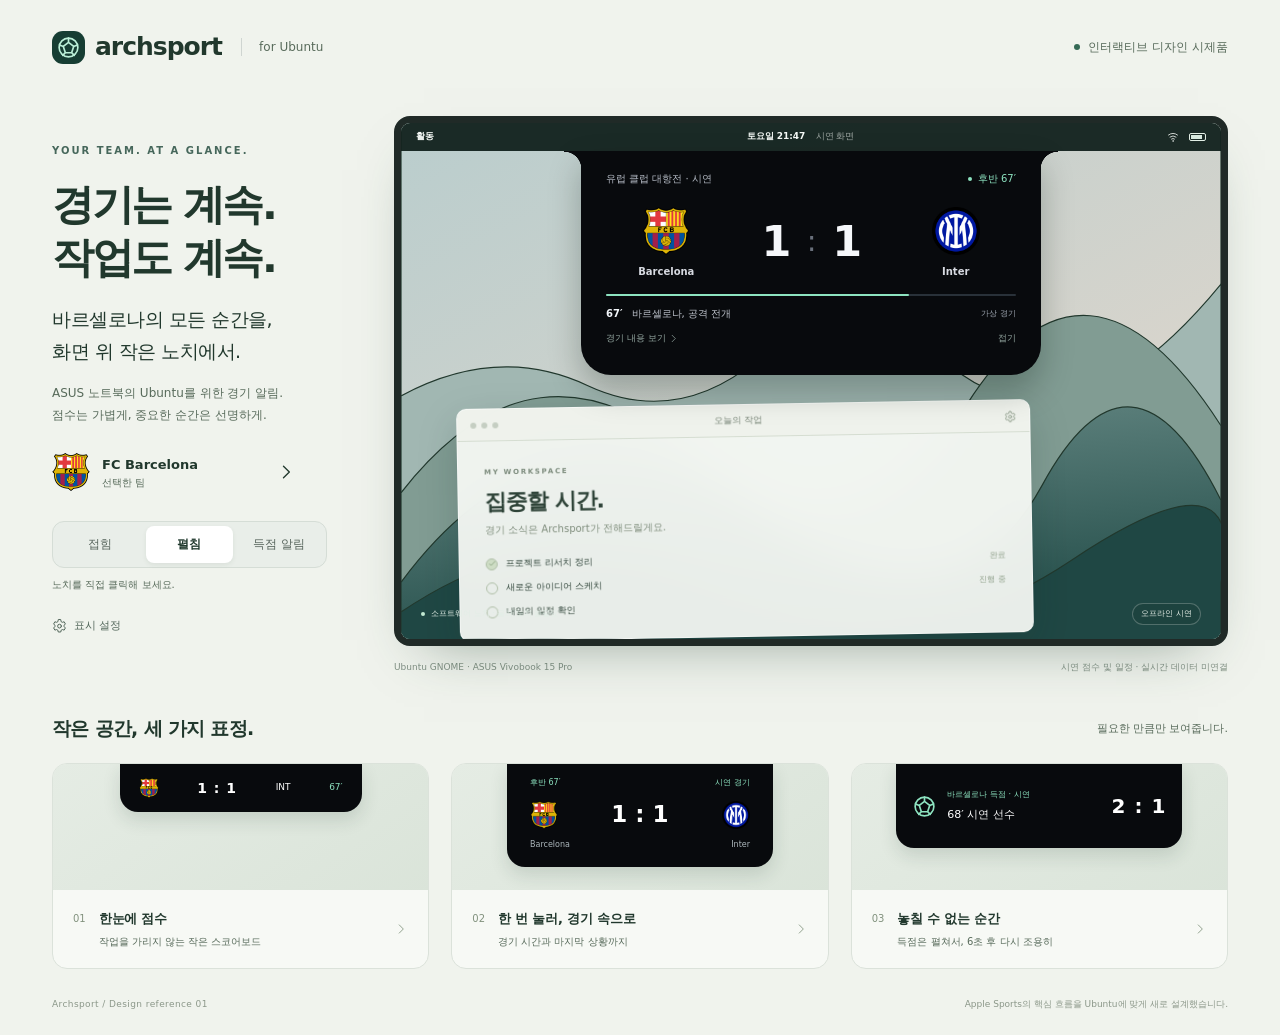
<file: web/index.html>
<!doctype html>
<html lang="ko">
<head>
  <meta charset="utf-8"><meta name="viewport" content="width=device-width,initial-scale=1">
  <meta name="color-scheme" content="light"><title>Archsport · Barcelona, 한눈에</title>
  <link rel="icon" href="data:,">
  <link rel="stylesheet" href="style.css"><script src="app.js" defer></script>
</head>
<body>
<svg class="svg-library" xmlns="http://www.w3.org/2000/svg" aria-hidden="true"><defs>
  <symbol id="ball" viewBox="0 0 24 24"><circle cx="12" cy="12" r="9"/><path d="m12 7 5 4-2 6H9l-2-6 5-4ZM12 3v4M3.5 9.5 7 11m10 0 3.5-1.5M6.5 19.5 9 17m6 0 2.5 2.5"/></symbol>
  <symbol id="chevron" viewBox="0 0 24 24"><path d="m9 5 7 7-7 7"/></symbol>
  <symbol id="close" viewBox="0 0 24 24"><path d="m6 6 12 12M18 6 6 18"/></symbol>
  <symbol id="bell" viewBox="0 0 24 24"><path d="M18 8a6 6 0 0 0-12 0c0 7-3 7-3 9h18c0-2-3-2-3-9ZM10 21h4"/></symbol>
  <symbol id="settings" viewBox="0 0 24 24"><path d="m10 3-.7 3-2 .9-2.7-.9-2 3.5 2 2v2.4l-2 2 2 3.5 2.7-.9 2 .9.7 3h4l.7-3 2-.9 2.7.9 2-3.5-2-2v-2.4l2-2-2-3.5-2.7.9-2-.9L14 3Z"/><circle cx="12" cy="13" r="3"/></symbol>
  <symbol id="check" viewBox="0 0 24 24"><path d="m5 12 4 4L19 6"/></symbol>
  <symbol id="wifi" viewBox="0 0 24 24"><path d="M3 8a15 15 0 0 1 18 0M6 12a10 10 0 0 1 12 0m-9 4a5 5 0 0 1 6 0"/><circle cx="12" cy="20" r=".5"/></symbol>
</defs></svg>
<header class="site-header"><a class="brand" href="./" aria-label="Archsport 홈"><span class="brand-icon"><svg><use href="#ball"/></svg></span>archsport<span class="brand-platform">for Ubuntu</span></a><span class="prototype-label"><i></i>인터랙티브 디자인 시제품</span></header>
<main>
<section class="hero">
  <div class="intro">
    <div class="eyebrow">YOUR TEAM. AT A GLANCE.</div>
    <h1>경기는 계속.<br>작업도 계속.</h1>
    <p class="lead">바르셀로나의 모든 순간을,<br>화면 위 작은 노치에서.</p>
    <p class="description">ASUS 노트북의 Ubuntu를 위한 경기 알림.<br>점수는 가볍게, 중요한 순간은 선명하게.</p>
    <div class="following"><span class="team-mark fcb small">FCB</span><div><strong>FC Barcelona</strong><span>선택한 팀</span></div><button class="icon-button" id="team-open" aria-label="응원 팀 선택"><svg><use href="#chevron"/></svg></button></div>
    <div class="mode-controls" role="group" aria-label="노치 상태 선택"><button data-mode="compact">접힘</button><button data-mode="expanded" class="selected" aria-pressed="true">펼침</button><button data-mode="event">득점 알림</button></div>
    <p class="hint">노치를 직접 클릭해 보세요.</p>
    <button class="text-button" id="settings-open"><svg><use href="#settings"/></svg> 표시 설정</button>
  </div>
  <div class="preview-column">
    <div class="desktop" aria-label="Ubuntu 바탕화면 디자인 미리보기">
      <svg class="wallpaper" viewBox="0 0 1100 720" preserveAspectRatio="xMidYMid slice" aria-hidden="true"><defs><linearGradient id="sky" x2=".8" y2="1"><stop stop-color="#b9cdcd"/><stop offset="1" stop-color="#e2d7cc"/></linearGradient><linearGradient id="hill" x2=".3" y2="1"><stop stop-color="#6a8c88"/><stop offset="1" stop-color="#234d49"/></linearGradient></defs><path fill="url(#sky)" d="M0 0h1100v720H0z"/><path fill="#a1b7b2" d="M0 380Q130 310 250 366T480 330T750 350T1100 230V720H0Z"/><path fill="#819c93" d="M0 510Q180 280 390 460T760 390T1100 420V720H0Z"/><path fill="url(#hill)" d="M0 630Q200 360 470 540T860 500T1100 520V720H0Z"/><path fill="#1f4744" d="M0 670Q220 520 440 640T900 600T1100 630V720H0Z"/></svg>
      <div class="os-panel"><span>활동</span><span>토요일 21:47 <span class="panel-tag">시연 화면</span></span><span class="os-status"><svg><use href="#wifi"/></svg><span class="battery"></span></span></div>
      <div class="notch-position"><div class="notch" id="notch" data-mode="expanded" role="button" tabindex="0" aria-expanded="true" aria-label="바르셀로나 경기 노치. 클릭하면 접기">
        <div class="notch-compact"><span class="mini-team">FCB</span><strong class="compact-score">1 : 1</strong><span class="opponent">INT</span><span class="live-minute"><i></i>67′</span></div>
        <div class="notch-expanded">
          <div class="notch-meta"><span>유럽 클럽 대항전 · 시연</span><span class="notch-live"><i></i>후반 67′</span></div>
          <div class="scoreboard"><div class="club"><span class="team-mark fcb">FCB</span><span>Barcelona</span></div><div class="score-main"><span class="home-score">1</span><span class="score-separator">:</span><span>1</span></div><div class="club"><span class="team-mark inter">INT</span><span>Inter</span></div></div>
          <div class="match-progress"><span></span></div>
          <div class="last-play"><span class="play-minute">67′</span><span id="last-play">바르셀로나, 공격 전개</span><span class="demo-tag">가상 경기</span></div>
          <div class="notch-footer"><button id="detail-open">경기 내용 보기 <svg><use href="#chevron"/></svg></button><button id="collapse" aria-label="노치 접기">접기</button></div>
        </div>
        <div class="notch-event"><div class="goal-emblem"><svg><use href="#ball"/></svg></div><div><span class="goal-label">바르셀로나 득점 · 시연</span><strong>한 번 더, 앞으로.</strong><span class="goal-description">68′ 시연 선수 · 실제 경기 아님</span></div><strong class="event-score">2 : 1</strong></div>
      </div></div>
      <div class="work-window"><div class="window-toolbar"><span class="window-dot"></span><span class="window-dot"></span><span class="window-dot"></span><span>오늘의 작업</span><svg><use href="#settings"/></svg></div><div class="window-body"><span class="work-date">MY WORKSPACE</span><h2>집중할 시간.</h2><p>경기 소식은 Archsport가 전해드릴게요.</p><div class="work-item"><span class="task-check"><svg><use href="#check"/></svg></span>프로젝트 리서치 정리<span>완료</span></div><div class="work-item"><span class="task-circle"></span>새로운 아이디어 스케치<span>진행 중</span></div><div class="work-item"><span class="task-circle"></span>내일의 일정 확인</div></div></div>
      <div class="desktop-caption"><span><i></i>소프트웨어 노치 · 물리 노치 불필요</span><button id="connection-toggle">오프라인 시연</button></div>
    </div>
    <div class="preview-footnote"><span>Ubuntu GNOME · ASUS Vivobook 15 Pro</span><span>시연 점수 및 일정 · 실시간 데이터 미연결</span></div>
  </div>
</section>
<section class="states" aria-label="노치 상태 디자인 레퍼런스"><div class="section-heading"><h2>작은 공간, 세 가지 표정.</h2><span>필요한 만큼만 보여줍니다.</span></div><div class="state-grid">
  <button class="state-card" data-mode="compact"><div class="state-stage"><div class="mini-notch compact-example"><span class="mini-team">FCB</span><strong>1 : 1</strong><span>INT</span><span class="mint">67′</span></div></div><div class="state-copy"><span>01</span><div><h3>한눈에 점수</h3><p>작업을 가리지 않는 작은 스코어보드</p></div><svg><use href="#chevron"/></svg></div></button>
  <button class="state-card" data-mode="expanded"><div class="state-stage"><div class="mini-notch expanded-example"><span class="mint">후반 67′ <span>시연 경기</span></span><strong><b class="tiny-mark">FCB</b> 1 : 1 <b class="tiny-mark blue">INT</b></strong><span>Barcelona <span>Inter</span></span></div></div><div class="state-copy"><span>02</span><div><h3>한 번 눌러, 경기 속으로</h3><p>경기 시간과 마지막 상황까지</p></div><svg><use href="#chevron"/></svg></div></button>
  <button class="state-card" data-mode="event"><div class="state-stage"><div class="mini-notch event-example"><svg><use href="#ball"/></svg><div><span class="mint">바르셀로나 득점 · 시연</span><strong>68′ 시연 선수</strong></div><strong>2 : 1</strong></div></div><div class="state-copy"><span>03</span><div><h3>놓칠 수 없는 순간</h3><p>득점은 펼쳐서, 6초 후 다시 조용히</p></div><svg><use href="#chevron"/></svg></div></button>
</div></section>
<footer class="page-footer"><span>Archsport / Design reference 01</span><span>Apple Sports의 핵심 흐름을 Ubuntu에 맞게 새로 설계했습니다.</span></footer>
</main>
<dialog id="details"><div class="dialog-heading"><div><span class="eyebrow">MATCH CENTER · DEMO</span><h2>경기 내용</h2></div><button data-close="details" class="icon-button" aria-label="경기 내용 닫기"><svg><use href="#close"/></svg></button></div><div class="detail-score"><span>Barcelona</span><strong id="detail-score">1 : 1</strong><span>Inter</span></div><p class="dialog-note">가상 시연 경기입니다. 실제 일정·통계가 아닙니다.</p><h3>주요 상황</h3><ol class="timeline"><li><time>67′</time><div><strong>공격 전개</strong><p>바르셀로나가 상대 진영으로 공을 연결합니다.</p></div></li><li><time>52′</time><div><strong>Inter 득점</strong><p>시연 선수 · 동점</p></div></li><li><time>23′</time><div><strong>Barcelona 득점</strong><p>시연 선수 · 선제 득점</p></div></li></ol></dialog>
<dialog id="preferences"><div class="dialog-heading"><h2>표시 설정</h2><button data-close="preferences" class="icon-button" aria-label="표시 설정 닫기"><svg><use href="#close"/></svg></button></div><p class="dialog-note">이 브라우저의 디자인 시연에만 적용합니다.</p><label class="setting-row"><span><strong>동작 줄이기</strong><small>노치 크기를 즉시 전환합니다.</small></span><input type="checkbox" id="reduce-motion" role="switch"></label><label class="setting-row"><span><strong>스포일러 숨기기</strong><small>점수를 가리고 득점 알림을 숨깁니다.</small></span><input type="checkbox" id="spoiler" role="switch"></label></dialog>
<dialog id="teams"><div class="dialog-heading"><h2>응원 팀</h2><button data-close="teams" class="icon-button" aria-label="응원 팀 선택 닫기"><svg><use href="#close"/></svg></button></div><label class="search-label">팀 검색<input type="search" id="team-search" placeholder="Barcelona" autocomplete="off"></label><div id="team-result" class="team-result"><span class="team-mark fcb small">FCB</span><div><strong>FC Barcelona</strong><small>스페인 · 시연용 팀 목록</small></div><button id="follow" aria-pressed="true">선택됨</button></div><p id="search-empty" hidden>일치하는 시연 팀이 없습니다.</p><p class="dialog-note">실제 전체 팀 검색은 API 연결 단계에서 제공합니다.</p></dialog>
<div class="sr-only" id="announcement" role="status" aria-live="polite"></div>
</body></html>
</file>
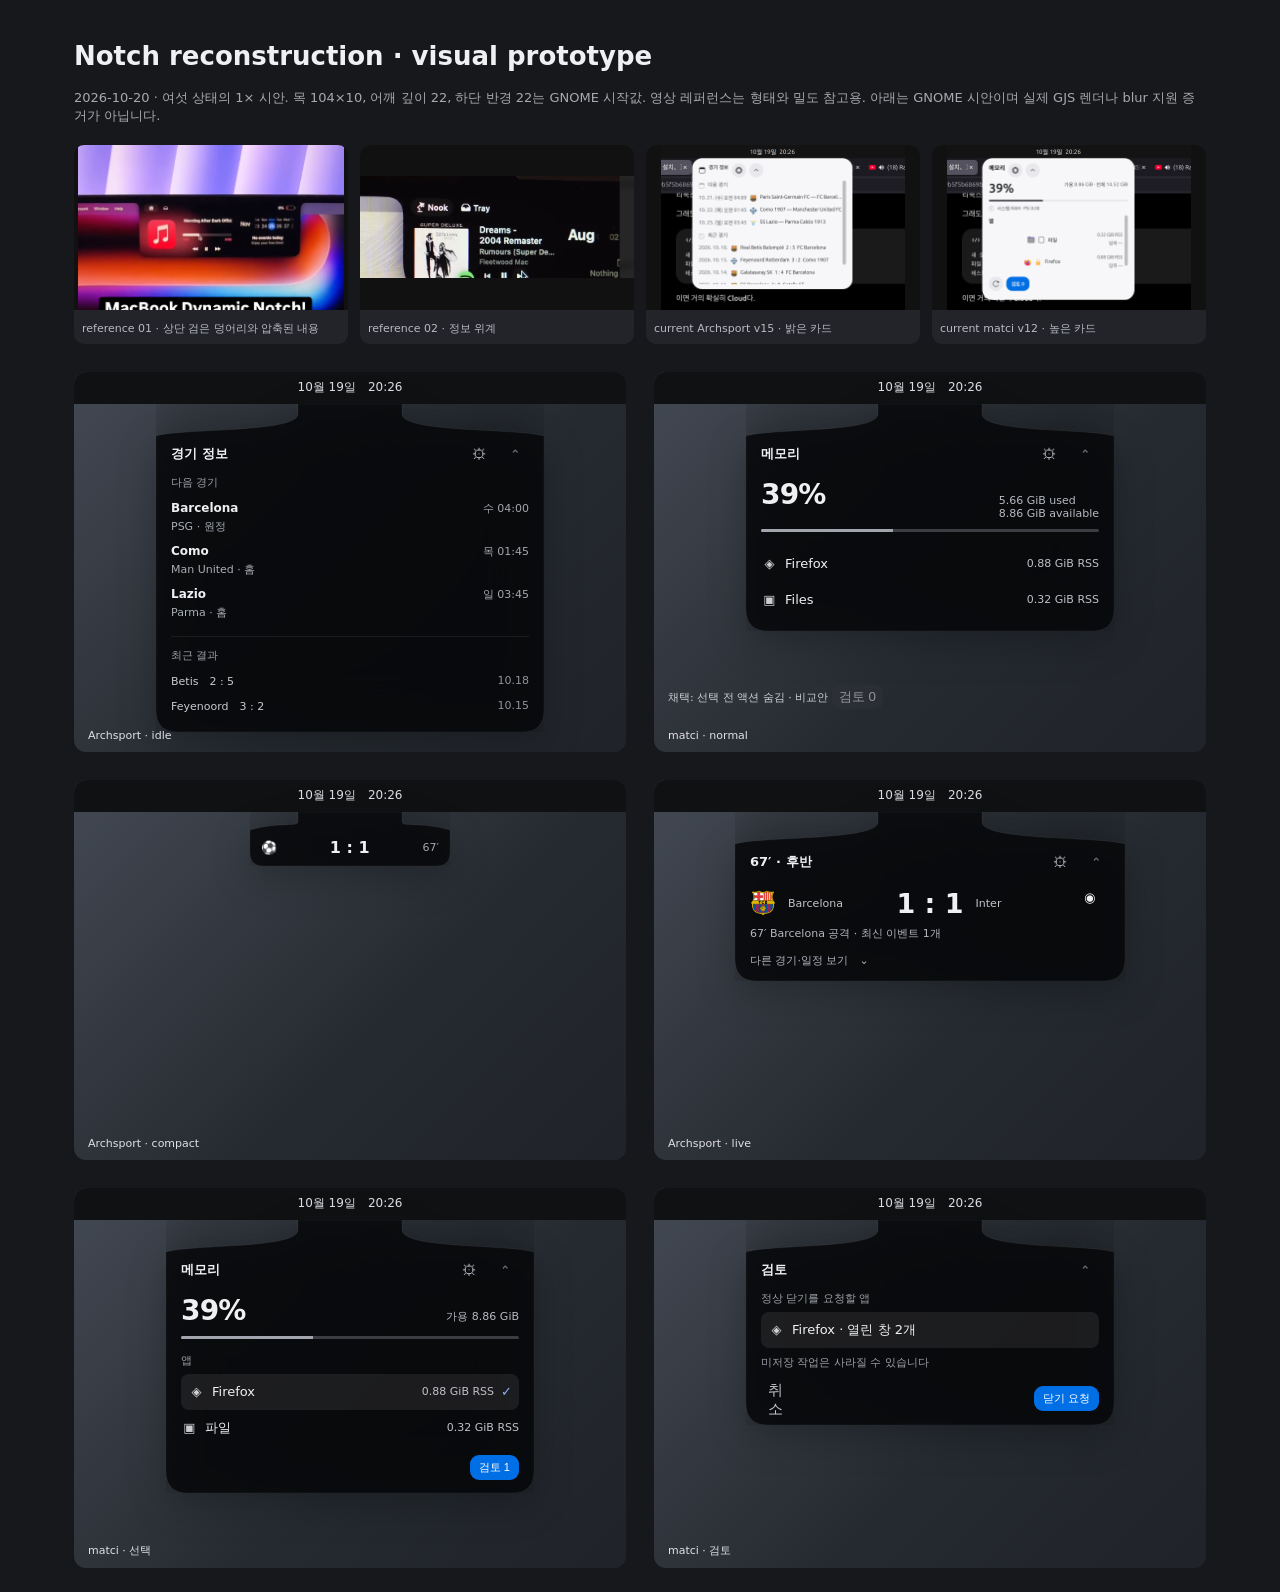
<file: docs/design/prototype/notch.html>
<!doctype html>
<html lang="ko"><meta charset="utf-8"><meta name="viewport" content="width=device-width, initial-scale=1">
<title>Archsport × matci · notch reconstruction prototype</title>
<style>
:root{font-family:Pretendard,system-ui,sans-serif;color:#eef0f2;background:#17181b;font-size:13px}
*{box-sizing:border-box}body{margin:0}.board{max-width:1180px;margin:auto;padding:24px}.intro{margin:0 0 20px;color:#a7a9ae}.refs{display:grid;grid-template-columns:repeat(4,1fr);gap:12px;margin-bottom:28px}.refs figure{margin:0;background:#22242a;border-radius:10px;overflow:hidden}.refs img{width:100%;height:165px;object-fit:contain;background:#111}.refs figcaption{padding:8px;color:#b9bbc2;font-size:11px}.samples{display:grid;grid-template-columns:repeat(2,1fr);gap:28px}.scene{position:relative;height:380px;background:linear-gradient(135deg,#434953,#252a30 60%,#202329);overflow:hidden;border-radius:12px}.bar{height:32px;background:#101113;display:flex;align-items:center;justify-content:center;color:#dedfe4;font-size:12px}.notch{position:relative;margin:0 auto;width:360px;max-width:calc(100% - 24px);padding:10px 15px 13px;border-radius:0 0 24px 24px;background:rgba(8,9,11,.88);box-shadow:0 16px 35px rgba(0,0,0,.28),inset 0 1px rgba(255,255,255,.055);backdrop-filter:blur(30px) brightness(.74);-webkit-backdrop-filter:blur(30px) brightness(.74)}.notch::before{content:"";position:absolute;inset:0;border-radius:inherit;border:1px solid rgba(255,255,255,.06);border-top:0;pointer-events:none}.notch.arch{width:388px}.head{display:flex;align-items:center;gap:8px;min-height:26px}.title{font-size:13px;font-weight:600;letter-spacing:0}.spacer{flex:1}.tool{width:28px;height:28px;display:grid;place-items:center;border:0;border-radius:8px;background:transparent;color:#c2c4ca;font-size:15px;cursor:pointer}.tool:hover{background:rgba(255,255,255,.07)}.tool:active{background:rgba(255,255,255,.12)}.divider{height:1px;background:rgba(255,255,255,.07);margin:11px 0}.section{color:#9da0a8;font-size:11px;font-weight:500;margin:7px 0 6px}.fixture{display:grid;grid-template-columns:1fr auto;gap:3px 8px;padding:5px 0}.fixture strong{font-size:12px;font-weight:550;white-space:nowrap;overflow:hidden;text-overflow:ellipsis}.fixture time{color:#a4a7ae;font-size:11px}.fixture .sub{grid-column:1/-1;color:#aaaeb5;font-size:11px;white-space:nowrap;overflow:hidden;text-overflow:ellipsis}.recent{display:flex;justify-content:space-between;gap:8px;padding:5px 0;color:#c9cbd0;font-size:11px}.recent span:first-child{white-space:nowrap;overflow:hidden;text-overflow:ellipsis}.recent time{color:#91949c;flex:none}.memory-head{display:flex;align-items:baseline;justify-content:space-between;margin:10px 0 7px}.memory-head strong{font-size:28px;letter-spacing:-.03em;font-weight:600}.memory-details{display:flex;gap:12px;color:#b7bac2;font-size:11px}.meter{height:3px;border-radius:5px;background:#3b3d43;margin:9px 0 14px;overflow:hidden}.meter i{display:block;width:39%;height:100%;background:#a2a5ad}.app-row{display:flex;align-items:center;gap:7px;min-height:36px}.app-row .name{flex:1;white-space:nowrap;overflow:hidden;text-overflow:ellipsis}.app-row .value{color:#bfc1c8;font-size:11px}.app-row .icon{width:17px;text-align:center;opacity:.85}.review{display:block;margin:9px 0 0 auto;padding:5px 9px;border:1px solid rgba(255,255,255,.11);border-radius:9px;background:rgba(255,255,255,.055);color:#e6e8ea;font-size:11px}.compact{width:260px;height:44px;padding:0 11px;display:flex;align-items:center;justify-content:space-between;gap:7px;border-radius:0 0 18px 18px}.compact .score{font-weight:650;font-size:16px}.compact .minute{color:#a4a6ad;font-size:11px}.live{width:390px}.scoreline{display:flex;align-items:center;gap:12px;margin:12px 0 7px}.scoreline .crest{width:26px;height:26px;object-fit:contain}.scoreline .club{flex:1;white-space:nowrap;overflow:hidden;text-overflow:ellipsis;font-size:11px;color:#c2c5cb}.scoreline .score{font-size:27px;font-weight:600;white-space:nowrap}.event{color:#b6b8bf;font-size:11px}.label{font-size:11px;color:#b1b3bb;margin-top:12px}.scene h3{position:absolute;bottom:10px;left:14px;margin:0;font-size:11px;color:#e0e1e5;font-weight:500}.switch{display:flex;gap:8px;flex-wrap:wrap;margin:24px 0}.switch button{background:#303238;color:#ddd;border:1px solid #4b4d54;border-radius:7px;padding:6px 9px;cursor:pointer}.switch button.active{background:#515661}.motion .notch{transform-origin:top center;transition:width 210ms cubic-bezier(.18,.78,.28,1),height 210ms cubic-bezier(.18,.78,.28,1)}@media(max-width:760px){.refs{grid-template-columns:repeat(2,1fr)}.samples{grid-template-columns:1fr}.board{padding:12px}}@media(prefers-reduced-motion:reduce){.motion .notch{transition:none}}

/* v2: the surface retains its neck and shoulder at full size. */
.notch{background:none;box-shadow:none;border-radius:0;padding-top:36px;isolation:isolate}
.notch.compact{padding-top:12px}
.notch::before{display:none}
.notch-shape{position:absolute;inset:0;width:100%;height:100%;z-index:-1;filter:drop-shadow(0 12px 18px rgba(0,0,0,.25))}
.notch-shape path{fill:rgba(7,8,11,.88);stroke:rgba(255,255,255,.05);stroke-width:1}
.notch-blur{position:absolute;z-index:-2;left:23px;right:23px;top:34px;bottom:23px;backdrop-filter:blur(28px) brightness(.73);-webkit-backdrop-filter:blur(28px) brightness(.73)}
.compact .notch-blur{display:none}.notch.compact{width:200px;height:54px;padding-top:18px}.notch.matci{width:368px}.comparison{position:absolute;bottom:32px;left:14px;color:#ced0d6;font-size:11px}.comparison button{opacity:.55;background:#303238;color:#eee;border:0;border-radius:8px;padding:3px 7px}
.selected-row{background:rgba(255,255,255,.08);border-radius:8px;padding:0 7px}
.selected-check{color:#8ab4ff}
.review.active{background:#006fe6;color:#fff;border:0}
</style>
<div class="board"><h1>Notch reconstruction · visual prototype</h1><p class="intro">2026-10-20 · 여섯 상태의 1× 시안. 목 104×10, 어깨 깊이 22, 하단 반경 22는 GNOME 시작값. 영상 레퍼런스는 형태와 밀도 참고용. 아래는 GNOME 시안이며 실제 GJS 렌더나 blur 지원 증거가 아닙니다.</p>
<section class="refs"><figure><img src="../reference/mac-notch-01.png"><figcaption>reference 01 · 상단 검은 덩어리와 압축된 내용</figcaption></figure><figure><img src="../reference/mac-notch-02.png"><figcaption>reference 02 · 정보 위계</figcaption></figure><figure><img src="../reference/current-archsport.png"><figcaption>current Archsport v15 · 밝은 카드</figcaption></figure><figure><img src="../reference/current-matci.png"><figcaption>current matci v12 · 높은 카드</figcaption></figure></section>
<div class="samples"><div class="scene"><div class="bar">10월 19일　20:26</div><div class="notch arch"><div class="head"><span class="title">경기 정보</span><span class="spacer"></span><button class="tool" aria-label="설정">⚙</button><button class="tool" aria-label="접기">⌃</button></div><div class="section">다음 경기</div><div class="fixture"><strong>Barcelona</strong><time>수 04:00</time><span class="sub">PSG · 원정</span></div><div class="fixture"><strong>Como</strong><time>목 01:45</time><span class="sub">Man United · 홈</span></div><div class="fixture"><strong>Lazio</strong><time>일 03:45</time><span class="sub">Parma · 홈</span></div><div class="divider"></div><div class="section">최근 결과</div><div class="recent"><span>Betis　2 : 5</span><time>10.18</time></div><div class="recent"><span>Feyenoord　3 : 2</span><time>10.15</time></div></div><h3>Archsport · idle</h3></div>
<div class="scene"><div class="bar">10월 19일　20:26</div><div class="notch matci"><div class="head"><span class="title">메모리</span><span class="spacer"></span><button class="tool" aria-label="설정">⚙</button><button class="tool" aria-label="접기">⌃</button></div><div class="memory-head"><strong>39%</strong><span class="memory-details">5.66 GiB used<br>8.86 GiB available</span></div><div class="meter"><i></i></div><div class="app-row"><span class="icon">◈</span><span class="name">Firefox</span><span class="value">0.88 GiB RSS</span></div><div class="app-row"><span class="icon">▣</span><span class="name">Files</span><span class="value">0.32 GiB RSS</span></div><!-- Prototype A: disabled 검토 0. Selected implementation B hides this button. --></div><p class="comparison">채택: 선택 전 액션 숨김 · 비교안 <button disabled>검토 0</button></p><h3>matci · normal</h3></div>
<div class="scene motion"><div class="bar">10월 19일　20:26</div><div class="notch compact"><span>⚽</span><span class="score">1 : 1</span><span class="minute">67′</span></div><h3>Archsport · compact</h3></div>
<div class="scene"><div class="bar">10월 19일　20:26</div><div class="notch live"><div class="head"><span class="title">67′ · 후반</span><span class="spacer"></span><button class="tool" aria-label="설정">⚙</button><button class="tool" aria-label="접기">⌃</button></div><div class="scoreline"><img class="crest" src="../../../web/assets/logos/529.png"><span class="club">Barcelona</span><span class="score">1 : 1</span><span class="club">Inter</span><span class="crest">◉</span></div><div class="event">67′ Barcelona 공격 · 최신 이벤트 1개</div><div class="label">다른 경기·일정 보기　⌄</div></div><h3>Archsport · live</h3></div><div class="scene"><div class="bar">10월 19일　20:26</div><div class="notch matci"><div class="head"><span class="title">메모리</span><span class="spacer"></span><button class="tool" aria-label="설정">⚙</button><button class="tool" aria-label="접기">⌃</button></div><div class="memory-head"><strong>39%</strong><span class="memory-details">가용 8.86 GiB</span></div><div class="meter"><i></i></div><div class="section">앱</div><div class="app-row selected-row"><span class="icon">◈</span><span class="name">Firefox</span><span class="value">0.88 GiB RSS</span><span class="selected-check">✓</span></div><div class="app-row"><span class="icon">▣</span><span class="name">파일</span><span class="value">0.32 GiB RSS</span></div><button class="review active">검토 1</button></div><h3>matci · 선택</h3></div>
<div class="scene"><div class="bar">10월 19일　20:26</div><div class="notch matci"><div class="head"><span class="title">검토</span><span class="spacer"></span><button class="tool" aria-label="접기">⌃</button></div><div class="section">정상 닫기를 요청할 앱</div><div class="app-row selected-row"><span class="icon">◈</span><span class="name">Firefox · 열린 창 2개</span></div><div class="section">미저장 작업은 사라질 수 있습니다</div><div class="app-row"><button class="tool">취소</button><span class="spacer"></span><button class="review active">닫기 요청</button></div></div><h3>matci · 검토</h3></div></div></div>
<script>
for (const surface of document.querySelectorAll('.notch')) {
  const svg = document.createElementNS('http://www.w3.org/2000/svg', 'svg');
  svg.classList.add('notch-shape');
  const path = document.createElementNS(svg.namespaceURI, 'path');
  svg.append(path); surface.prepend(svg);
  const blur = document.createElement('div'); blur.className = 'notch-blur'; surface.insertBefore(blur, svg.nextSibling);
  const update = () => {
    const w = surface.clientWidth, h = surface.clientHeight, c = w / 2, n = Math.min(104, w - 28);
    const r = Math.min(22, h / 4), shoulder = surface.classList.contains('compact') ? 18 : 32;
    svg.setAttribute('viewBox', `0 0 ${w} ${h}`);
    path.setAttribute('d', `M ${c-n/2} 0 H ${c+n/2} V 10 C ${c+n/2} ${shoulder-3} ${w-28} ${shoulder-8} ${w} ${shoulder} V ${h-r} Q ${w} ${h} ${w-r} ${h} H ${r} Q 0 ${h} 0 ${h-r} V ${shoulder} C 28 ${shoulder-8} ${c-n/2} ${shoulder-3} ${c-n/2} 10 Z`);
  }; update(); new ResizeObserver(update).observe(surface);
}
</script>
</html>
</file>
<file: web/style.css>
@import url('tokens.css');
.real-logo{background:transparent!important;box-shadow:none!important;padding:0!important;display:inline-grid;place-items:center}.real-logo img{display:block;object-fit:contain;width:100%;height:100%;max-width:48px;max-height:54px}.mini-team.real-logo{width:20px;height:22px}.tiny-mark.real-logo{width:28px;height:30px}
*{box-sizing:border-box}body{margin:0;background:var(--bg);color:var(--text);font:15px/1.55 system-ui,-apple-system,"Segoe UI","Noto Sans KR",sans-serif;-webkit-font-smoothing:antialiased}button,input{font:inherit}button,a{-webkit-tap-highlight-color:transparent}button{cursor:pointer}button:focus-visible,a:focus-visible,[tabindex]:focus-visible,input:focus-visible{outline:3px solid var(--focus);outline-offset:4px}button{color:inherit}svg{width:20px;height:20px;fill:none;stroke:currentColor;stroke-width:1.6;stroke-linecap:round;stroke-linejoin:round;flex-shrink:0}.svg-library{position:absolute;width:0;height:0;overflow:hidden}a{text-decoration:none;color:inherit}.site-header{max-width:1504px;margin:auto;height:94px;padding:0 52px;display:flex;align-items:center;justify-content:space-between}.brand{font-size:25px;font-weight:750;letter-spacing:-1px;display:flex;align-items:center;gap:10px}.brand-icon{display:grid;place-items:center;width:33px;height:33px;background:#163d33;color:#bbefd8;border-radius:11px}.brand-icon svg{width:25px;height:25px}.brand-platform{margin-left:9px;padding-left:17px;border-left:1px solid #cfd5d1;font-size:12px;letter-spacing:0;font-weight:450;color:var(--muted)}.prototype-label{color:var(--muted);font-size:12px;display:flex;align-items:center;gap:8px}.prototype-label i,.desktop-caption i{width:6px;height:6px;border-radius:50%;background:#356a55}main{max-width:1504px;margin:auto;padding:22px 52px 0}.hero{display:grid;grid-template-columns:300px minmax(0,1fr);gap:42px;align-items:center}.intro{padding:8px 0 22px}.eyebrow{font-size:10px;font-weight:700;letter-spacing:2px;color:#46675b}.intro h1{font-size:clamp(36px,3.25vw,49px);font-weight:700;line-height:1.27;letter-spacing:-2.4px;margin:20px 0}.lead{font-size:19px;line-height:1.65;letter-spacing:-.5px;margin:0 0 15px}.description{color:var(--muted);font-size:12px;line-height:1.85;margin-bottom:25px}.following{display:flex;align-items:center;gap:12px;width:252px}.following div{display:flex;flex-direction:column}.following strong{font-size:13px;font-weight:650}.following div>span{font-size:10px;color:var(--muted)}.following .icon-button{margin-left:auto}.icon-button{width:36px;height:36px;background:transparent;border:0;border-radius:50%;display:grid;place-items:center}.icon-button:hover{background:#e1e7e1}.team-mark{display:grid;place-items:center;width:49px;height:54px;border-radius:13px 13px 18px 18px;font-size:13px;font-weight:800;letter-spacing:-.3px;color:white;box-shadow:inset 0 0 0 1px #ffffff29}.fcb{background:repeating-linear-gradient(90deg,#8c304e 0 10px,#263d70 10px 20px)}.inter{background:repeating-linear-gradient(90deg,#1b55a1 0 10px,#142641 10px 20px)}.team-mark.small{width:38px;height:42px;border-radius:9px 9px 13px 13px;font-size:10px}.mode-controls{display:flex;align-items:center;gap:3px;margin:28px 0 9px;border:1px solid #d5ddd6;background:#e9eee9;padding:4px;border-radius:12px;max-width:275px}.mode-controls button{border:0;background:none;flex:1;white-space:nowrap;font-size:12px;padding:9px 8px;border-radius:8px;color:#58655d}.mode-controls button.selected{background:#fff;color:#20392d;box-shadow:0 2px 5px #1a372112;font-weight:650}.hint{font-size:10px;color:var(--muted);margin:0}.text-button{margin-top:24px;background:none;border:0;padding:0;display:flex;align-items:center;gap:7px;font-size:11px;color:#53675b}.text-button svg{width:15px;height:15px}.preview-column{min-width:0}.desktop{height:530px;position:relative;background:#99b0a8;border:7px solid #202a27;border-radius:16px;overflow:hidden;box-shadow:0 24px 55px -30px #29493880}.wallpaper{position:absolute;width:100%;height:100%;inset:0}.os-panel{position:absolute;z-index:2;left:0;right:0;top:0;height:28px;padding:0 15px;background:#10201cf0;color:#f6faf7;display:flex;justify-content:space-between;align-items:center;font-size:9px;font-weight:600}.os-status{display:flex;align-items:center;gap:10px}.os-status svg{height:12px;width:12px}.battery{width:17px;height:8px;border:1px solid #e2eee5;border-radius:2px;position:relative}.battery:after{content:"";position:absolute;inset:1px 3px 1px 1px;background:#d8e9df}.panel-tag{font-weight:400;opacity:.6;margin-left:7px}.notch-position{position:absolute;top:28px;left:0;right:0;display:flex;justify-content:center;z-index:5;pointer-events:none}.notch{pointer-events:auto;position:relative;width:460px;height:224px;flex:none;background:var(--notch);color:var(--on-notch);border-radius:0 0 30px 30px;box-shadow:0 16px 32px #03120d42;cursor:pointer;isolation:isolate;font-variant-numeric:tabular-nums;transition:width 420ms cubic-bezier(.22,1,.36,1),height 420ms cubic-bezier(.22,1,.36,1),border-radius 420ms;outline-offset:5px}.notch:before,.notch:after{content:"";position:absolute;top:0;width:18px;height:18px;pointer-events:none}.notch:before{left:-17px;background:radial-gradient(circle at 0 100%,transparent 17px,var(--notch) 17.5px)}.notch:after{right:-17px;background:radial-gradient(circle at 100% 100%,transparent 17px,var(--notch) 17.5px)}.notch[data-mode=compact]{width:336px;height:46px;border-radius:0 0 20px 20px}.notch[data-mode=event]{width:460px;height:144px;border-radius:0 0 28px 28px}.notch-compact,.notch-expanded,.notch-event{position:absolute;inset:0;transition:opacity 160ms,transform 260ms;opacity:0;pointer-events:none;visibility:hidden}.notch[data-mode=compact] .notch-compact,.notch[data-mode=expanded] .notch-expanded,.notch[data-mode=event] .notch-event{opacity:1;pointer-events:auto;visibility:visible}.notch-compact{display:flex;align-items:center;justify-content:center;gap:20px;font-size:12px;transform:translateY(-3px)}.notch[data-mode=compact] .notch-compact{transform:translateY(0)}.mini-team{font-size:10px;font-weight:750;background:#75314a;padding:3px 5px;border-radius:4px;color:#fff}.compact-score{font-size:17px;letter-spacing:2px}.opponent{font-size:10px;color:#c7cbd5}.live-minute,.notch-live{color:var(--mint);font-size:10px;display:flex;align-items:center;gap:6px}.live-minute i,.notch-live i{width:4px;height:4px;background:var(--mint);border-radius:50%}.notch-expanded{padding:20px 25px 14px;transform:translateY(-5px)}.notch[data-mode=expanded] .notch-expanded{transform:translateY(0);transition-delay:80ms}.notch-meta{display:flex;align-items:center;justify-content:space-between;color:#b7bdc7;font-size:10px}.scoreboard{display:grid;grid-template-columns:1fr 1.4fr 1fr;align-items:center;margin-top:17px}.club{display:flex;align-items:center;gap:6px;flex-direction:column}.club>span:last-child{font-size:10px;font-weight:550;color:#d7dae1}.score-main{display:flex;justify-content:center;align-items:center;gap:17px;font-size:43px;font-weight:650;line-height:1;letter-spacing:-1.5px}.score-separator{font-size:29px;color:#69707b;font-weight:400}.match-progress{height:2px;background:#293139;margin:15px 0 10px;border-radius:2px}.match-progress>span{display:block;height:100%;width:74%;background:#8de3c0;border-radius:2px}.last-play{display:flex;gap:9px;align-items:center;color:#c1c6cf;font-size:10px;white-space:nowrap}.play-minute{color:#f2f6fa;font-weight:600}.demo-tag{font-size:8px;color:#9fa7b2;margin-left:auto}.notch-footer{display:flex;justify-content:space-between;margin-top:10px}.notch-footer button{background:none;border:0;padding:0;color:#94a7a1;font-size:9px;display:flex;align-items:center;gap:2px}.notch-footer svg{width:11px;height:11px}.notch-event{display:flex;align-items:center;gap:16px;padding:24px;overflow:hidden}.goal-emblem{width:43px;height:43px;border-radius:50%;background:#8de3c018;color:var(--mint);display:grid;place-items:center;flex:none}.goal-emblem svg{width:28px;height:28px}.goal-label{display:block;font-size:10px;font-weight:600;color:var(--mint)}.notch-event>div:nth-child(2)>strong{font-size:20px;letter-spacing:-.5px;display:block;margin:4px 0}.goal-description{font-size:9px;color:#adb6c1}.event-score{margin-left:auto;font-size:27px;white-space:nowrap;letter-spacing:1px}.notch.goal-pulse .goal-emblem{animation:goal-pop 600ms cubic-bezier(.16,1,.3,1)}@keyframes goal-pop{0%{transform:scale(.7);opacity:.3}60%{transform:scale(1.08)}100%{transform:scale(1);opacity:1}}.work-window{position:absolute;top:281px;left:7%;width:70%;background:#f8faf6ed;border:1px solid #ffffff80;border-radius:10px;box-shadow:0 14px 40px #122b2530;backdrop-filter:blur(20px);transform:rotate(-1deg);color:#2e4338;overflow:hidden}.window-toolbar{height:32px;background:#eff2ecd9;display:flex;align-items:center;gap:5px;padding:0 13px;border-bottom:1px solid #d5ddd1}.window-dot{width:6px;height:6px;background:#c5cec2;border-radius:50%}.window-toolbar>span:nth-last-child(2){flex:1;text-align:center;font-size:9px;color:#7a8779;margin-right:26px}.window-toolbar svg{width:12px;height:12px;color:#82927e}.window-body{padding:17px 26px 16px}.work-date{font-size:7px;letter-spacing:1.7px;color:#7c8b7c;font-weight:650}.window-body h2{font-size:22px;letter-spacing:-1px;margin:4px 0 3px;font-weight:600}.window-body>p{font-size:10px;color:#7f8d7c;margin:0 0 14px}.work-item{display:flex;align-items:center;gap:8px;font-size:9px;padding:5px 0}.work-item>span:last-child:not(.task-circle):not(.task-check){margin-left:auto;color:#92a28d;font-size:8px}.task-circle,.task-check{width:12px;height:12px;border:1px solid #b0bfa8;border-radius:50%;display:grid;place-items:center}.task-check{background:#ceddc5}.task-check svg{width:9px;height:9px;color:#6b8960}.desktop-caption{position:absolute;bottom:14px;left:20px;right:20px;display:flex;align-items:center;justify-content:space-between;color:#e2eee6;font-size:8px}.desktop-caption>span{display:flex;align-items:center;gap:6px}.desktop-caption i{background:#c3e9d3;width:4px;height:4px}.desktop-caption button{font-size:8px;border:1px solid #ffffff3b;background:#1a3a3240;color:#e5eee7;border-radius:20px;padding:4px 8px}.preview-footnote{display:flex;justify-content:space-between;margin-top:15px;color:#819084;font-size:9px}.states{margin-top:39px}.section-heading{display:flex;align-items:center;justify-content:space-between;margin-bottom:20px}.section-heading h2{font-weight:600;font-size:19px;letter-spacing:-.7px;margin:0}.section-heading>span{font-size:11px;color:var(--muted)}.state-grid{display:grid;grid-template-columns:repeat(3,minmax(0,1fr));gap:22px}.state-card{min-width:0;padding:0;border:1px solid #dbe2da;border-radius:15px;background:#f7f9f5;text-align:left;overflow:hidden;transition:transform 180ms,border-color 180ms}.state-card:hover{transform:translateY(-3px);border-color:#a9bca9}.state-stage{height:126px;background:#e5ece4;display:flex;justify-content:center;align-items:flex-start;position:relative;overflow:hidden}.state-stage:before{content:"";position:absolute;inset:0;background:linear-gradient(145deg,#edf1e900,#cad8c966);pointer-events:none}.mini-notch{position:relative;background:var(--notch);color:#fff;border-radius:0 0 18px 18px;box-shadow:0 8px 18px #1d382c24;font-variant-numeric:tabular-nums}.compact-example{width:242px;padding:13px 19px;display:flex;justify-content:space-between;align-items:center;font-size:9px}.compact-example strong{font-size:14px;letter-spacing:1px}.mint{color:var(--mint)}.expanded-example{width:266px;padding:13px 23px 15px;display:flex;flex-direction:column;gap:7px}.expanded-example>span{font-size:8px;display:flex;justify-content:space-between;color:#adb8bd}.expanded-example>span:first-child{color:var(--mint)}.expanded-example strong{font-size:23px;display:flex;align-items:center;justify-content:space-between;font-weight:550}.tiny-mark{font-size:8px;background:#74314d;padding:6px;border-radius:6px}.tiny-mark.blue{background:#24529c}.event-example{margin-top:0;width:286px;padding:25px 16px;display:flex;gap:10px;align-items:center}.event-example>svg{color:var(--mint);width:25px;height:25px}.event-example div{display:flex;flex-direction:column;gap:4px}.event-example span{font-size:8px}.event-example div strong{font-size:11px;font-weight:500}.event-example>strong{font-size:20px;letter-spacing:1px;margin-left:auto}.state-copy{display:flex;gap:13px;align-items:center;padding:19px 20px}.state-copy>span{align-self:flex-start;padding-top:2px;font-size:10px;color:#82927e}.state-copy h3{margin:0 0 4px;font-size:13px;font-weight:650;letter-spacing:-.2px}.state-copy p{margin:0;font-size:10px;color:var(--muted)}.state-copy>svg{margin-left:auto;width:14px;height:14px;color:#8a9c88}.page-footer{display:flex;justify-content:space-between;padding:29px 0 22px;color:#8b9789;font-size:9px}.page-footer>span:first-child{letter-spacing:.4px}dialog{width:min(500px,calc(100vw - 32px));border:1px solid #d5ded2;border-radius:22px;background:#f8faf6;color:#21382d;padding:28px;box-shadow:0 22px 90px #12281945}dialog::backdrop{background:#10241a66;backdrop-filter:blur(6px)}.dialog-heading{display:flex;align-items:center;justify-content:space-between}.dialog-heading h2{font-size:23px;letter-spacing:-.8px;margin:4px 0 14px}.dialog-heading .icon-button{align-self:flex-start}.dialog-note{font-size:11px;color:#6a7e6c;line-height:1.7}.detail-score{display:flex;align-items:center;justify-content:space-between;margin:18px 0}.detail-score strong{font-size:36px;letter-spacing:2px}.detail-score span{font-size:13px}dialog h3{font-size:14px;margin:25px 0 15px}.timeline{list-style:none;padding:0;margin:0}.timeline li{display:flex;gap:18px;border-top:1px solid #dfe6db;padding:15px 0}.timeline time{font-size:12px;font-weight:600;color:#5a7860}.timeline strong{font-size:12px}.timeline p{font-size:11px;margin:3px 0;color:#7e8e79}.setting-row{display:flex;align-items:center;justify-content:space-between;padding:20px 0;border-bottom:1px solid #dfe6db;gap:10px}.setting-row strong{font-size:13px}.setting-row small{display:block;font-size:11px;color:#7a8c76;margin-top:5px}.setting-row input{width:35px;height:22px;accent-color:#386e54}.search-label{display:block;font-size:12px;margin-top:18px}.search-label input{display:block;width:100%;border-radius:10px;border:1px solid #b1c1ac;padding:12px;background:#fff;margin-top:6px;color:#243e2e}.team-result{display:flex;align-items:center;gap:12px;margin:25px 0}.team-result div{display:flex;flex-direction:column;font-size:13px}.team-result small{font-size:10px;color:#7b8f77}.team-result button{margin-left:auto;font-size:11px;border:0;border-radius:9px;padding:8px 12px;background:#dcead8;color:#365a37}.sr-only{position:absolute;width:1px;height:1px;overflow:hidden;clip-path:inset(50%)}body.spoiler .home-score,body.spoiler .compact-score,body.spoiler .score-main>span:last-child,body.spoiler .event-score,body.spoiler .mini-notch>strong,body.spoiler .expanded-example>strong,body.spoiler #detail-score{filter:blur(8px);user-select:none}body.reduced-motion *,body.reduced-motion *:before,body.reduced-motion *:after{animation:none!important;transition:none!important}body.offline .notch-live{color:#ebc67e}body.offline .notch-live i{background:#ebc67e}
@media(prefers-reduced-motion:reduce){*,*:before,*:after{animation:none!important;transition:none!important}}@media(prefers-contrast:more){.notch{border:1px solid #b7bdc7}.description,.hint,.state-copy p{color:#475a4b}}@media(max-width:1150px){.site-header{padding:0 30px}main{padding:20px 30px 0}.hero{grid-template-columns:250px minmax(0,1fr);gap:25px}.intro h1{font-size:37px}.desktop{height:530px}.preview-footnote{flex-direction:column;gap:3px}.state-grid{gap:12px}.state-copy{padding:16px 12px;gap:8px}.state-copy p{font-size:9px}.compact-example{width:210px}.event-example{width:235px;padding:25px 12px}.expanded-example{width:230px}.state-copy>svg{display:none}}
@media(max-width:900px){.hero{grid-template-columns:1fr}.intro{display:grid;grid-template-columns:1fr 1fr;column-gap:25px}.eyebrow,.intro h1,.lead,.description{grid-column:1}.following,.mode-controls,.hint,.text-button{grid-column:2}.following{grid-row:2}.mode-controls{grid-row:3;margin:0}.hint{grid-row:4}.text-button{grid-row:5;margin-top:0}.intro h1{margin:12px 0}.description{margin-bottom:0}.lead{margin-bottom:8px}.desktop{height:540px}.work-window{width:65%}.state-grid{grid-template-columns:1fr}.state-card{display:grid;grid-template-columns:45% 1fr}.state-stage{height:120px}.state-copy>svg{display:block}.page-footer{gap:20px}}
@media(max-width:540px){.site-header{height:75px;padding:0 20px}.brand{font-size:22px}.brand-platform{font-size:10px;padding-left:9px;margin-left:0}.prototype-label{font-size:0}.prototype-label i{width:7px;height:7px}main{padding:14px 16px 0}.intro{display:block;padding-left:5px}.intro h1{font-size:40px}.lead{font-size:17px}.description{margin-bottom:23px}.mode-controls{margin-top:25px}.hint{margin-top:10px}.text-button{margin-top:18px}.desktop{height:520px;border-width:4px}.notch{width:calc(100vw - 55px);height:224px;max-width:460px}.notch[data-mode=event]{width:calc(100vw - 55px);height:144px}.notch[data-mode=compact]{width:280px}.notch-expanded{padding:18px 18px 12px}.notch-meta{font-size:8px}.notch-live{font-size:9px}.score-main{font-size:37px;gap:12px}.notch-event{padding:18px;gap:10px}.notch-event>div:nth-child(2)>strong{font-size:16px}.goal-emblem{width:32px;height:32px}.event-score{font-size:22px}.goal-description{font-size:8px}.goal-label{font-size:8px}.work-window{width:85%;left:7%;top:280px}.desktop-caption{font-size:7px;left:12px;right:12px}.desktop-caption button{font-size:7px}.preview-footnote{font-size:8px}.section-heading{gap:10px;align-items:flex-start}.section-heading h2{font-size:17px}.section-heading>span{font-size:9px}.state-card{display:block}.state-stage{height:115px}.state-copy{padding:16px 18px}.page-footer{flex-direction:column;gap:4px}.window-body{padding:17px 20px}.notch:before,.notch:after{width:12px;height:12px}.notch:before{left:-11px;background:radial-gradient(circle at 0 100%,transparent 11px,var(--notch) 11.5px)}.notch:after{right:-11px;background:radial-gradient(circle at 100% 100%,transparent 11px,var(--notch) 11.5px)}}
</file>
